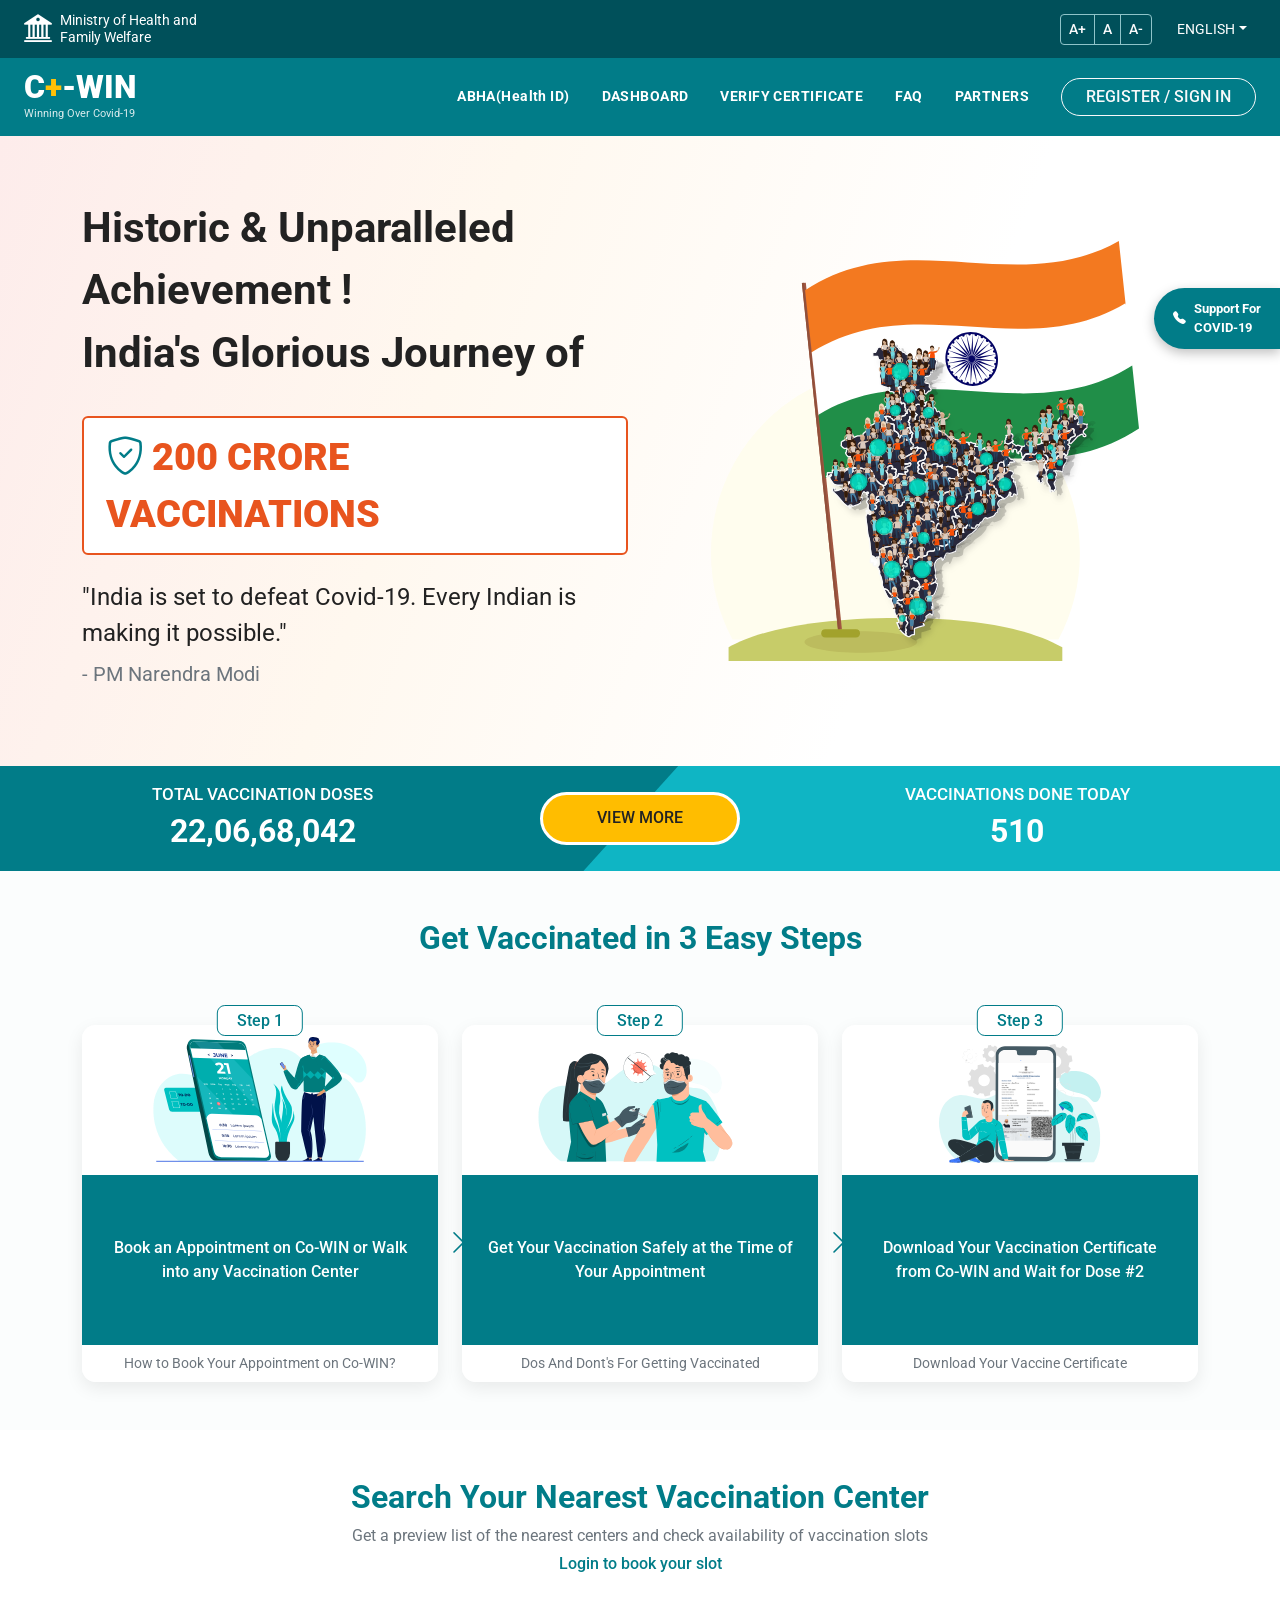
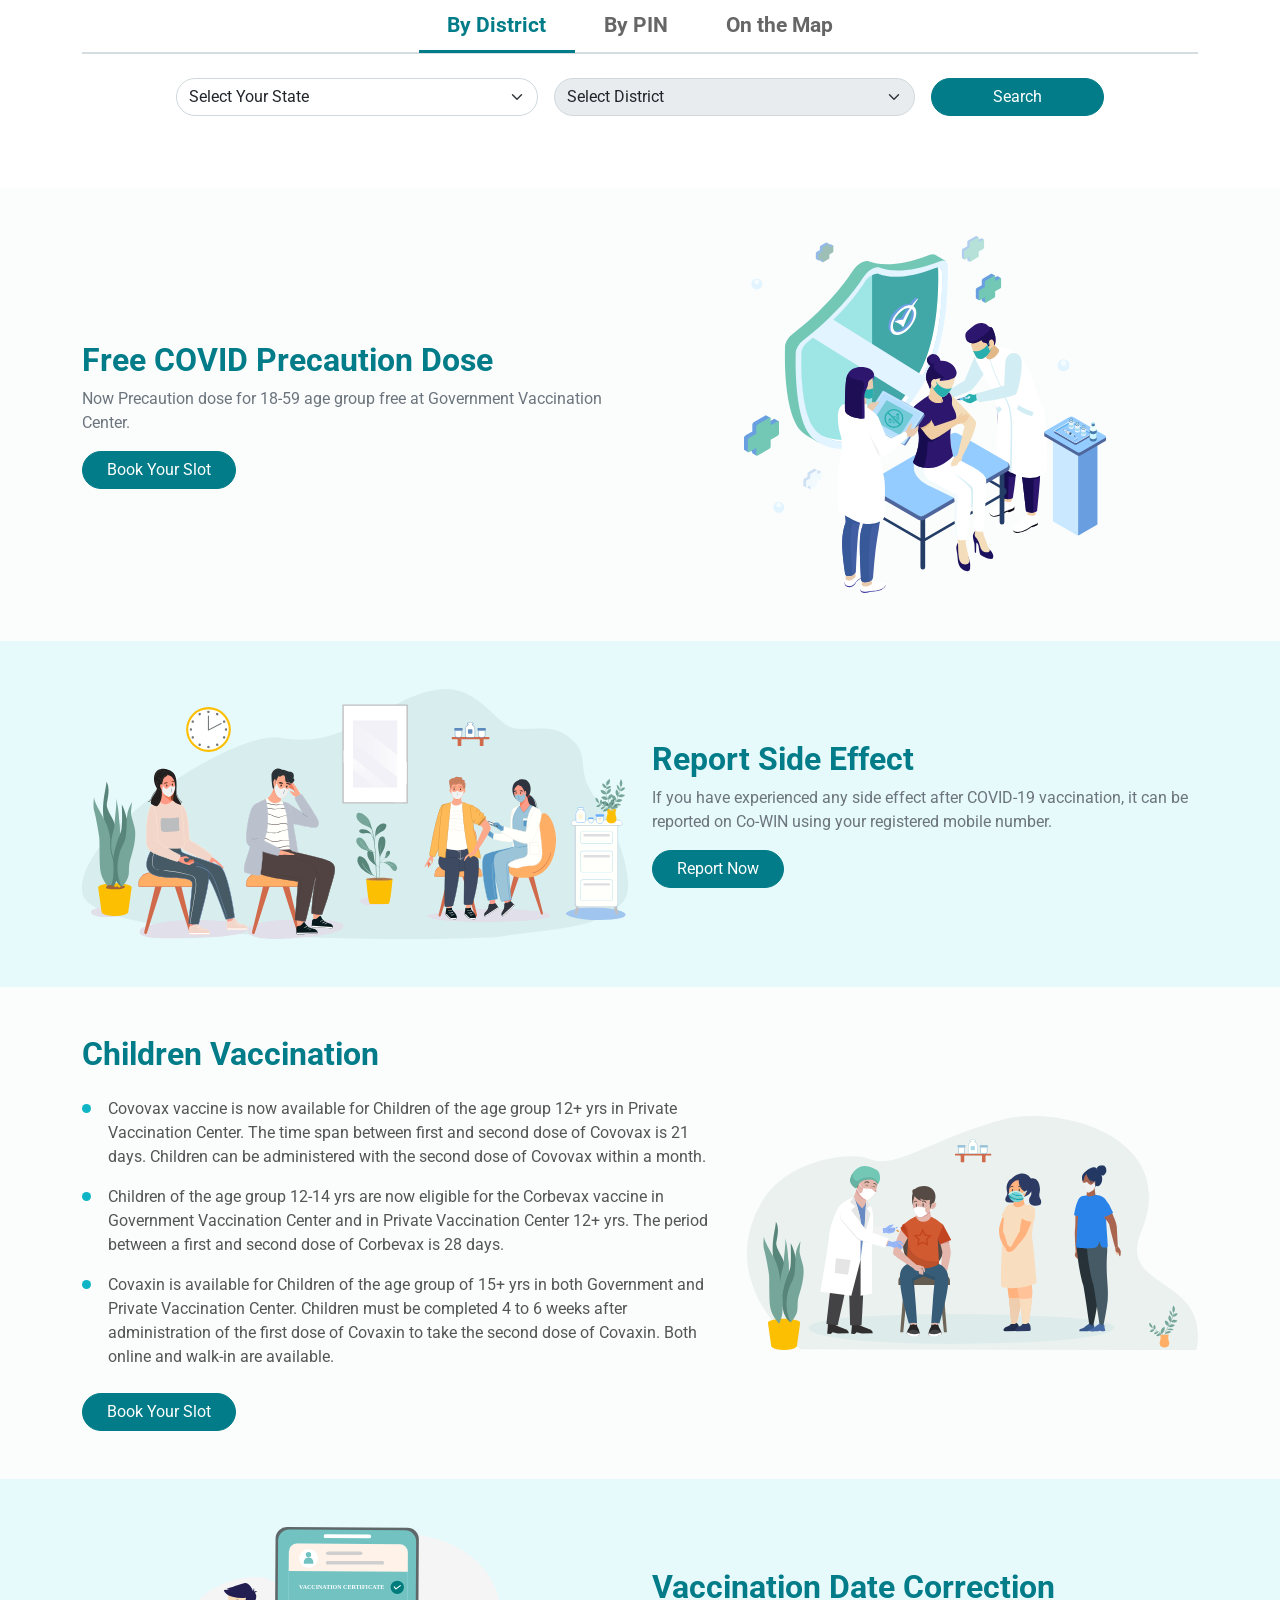
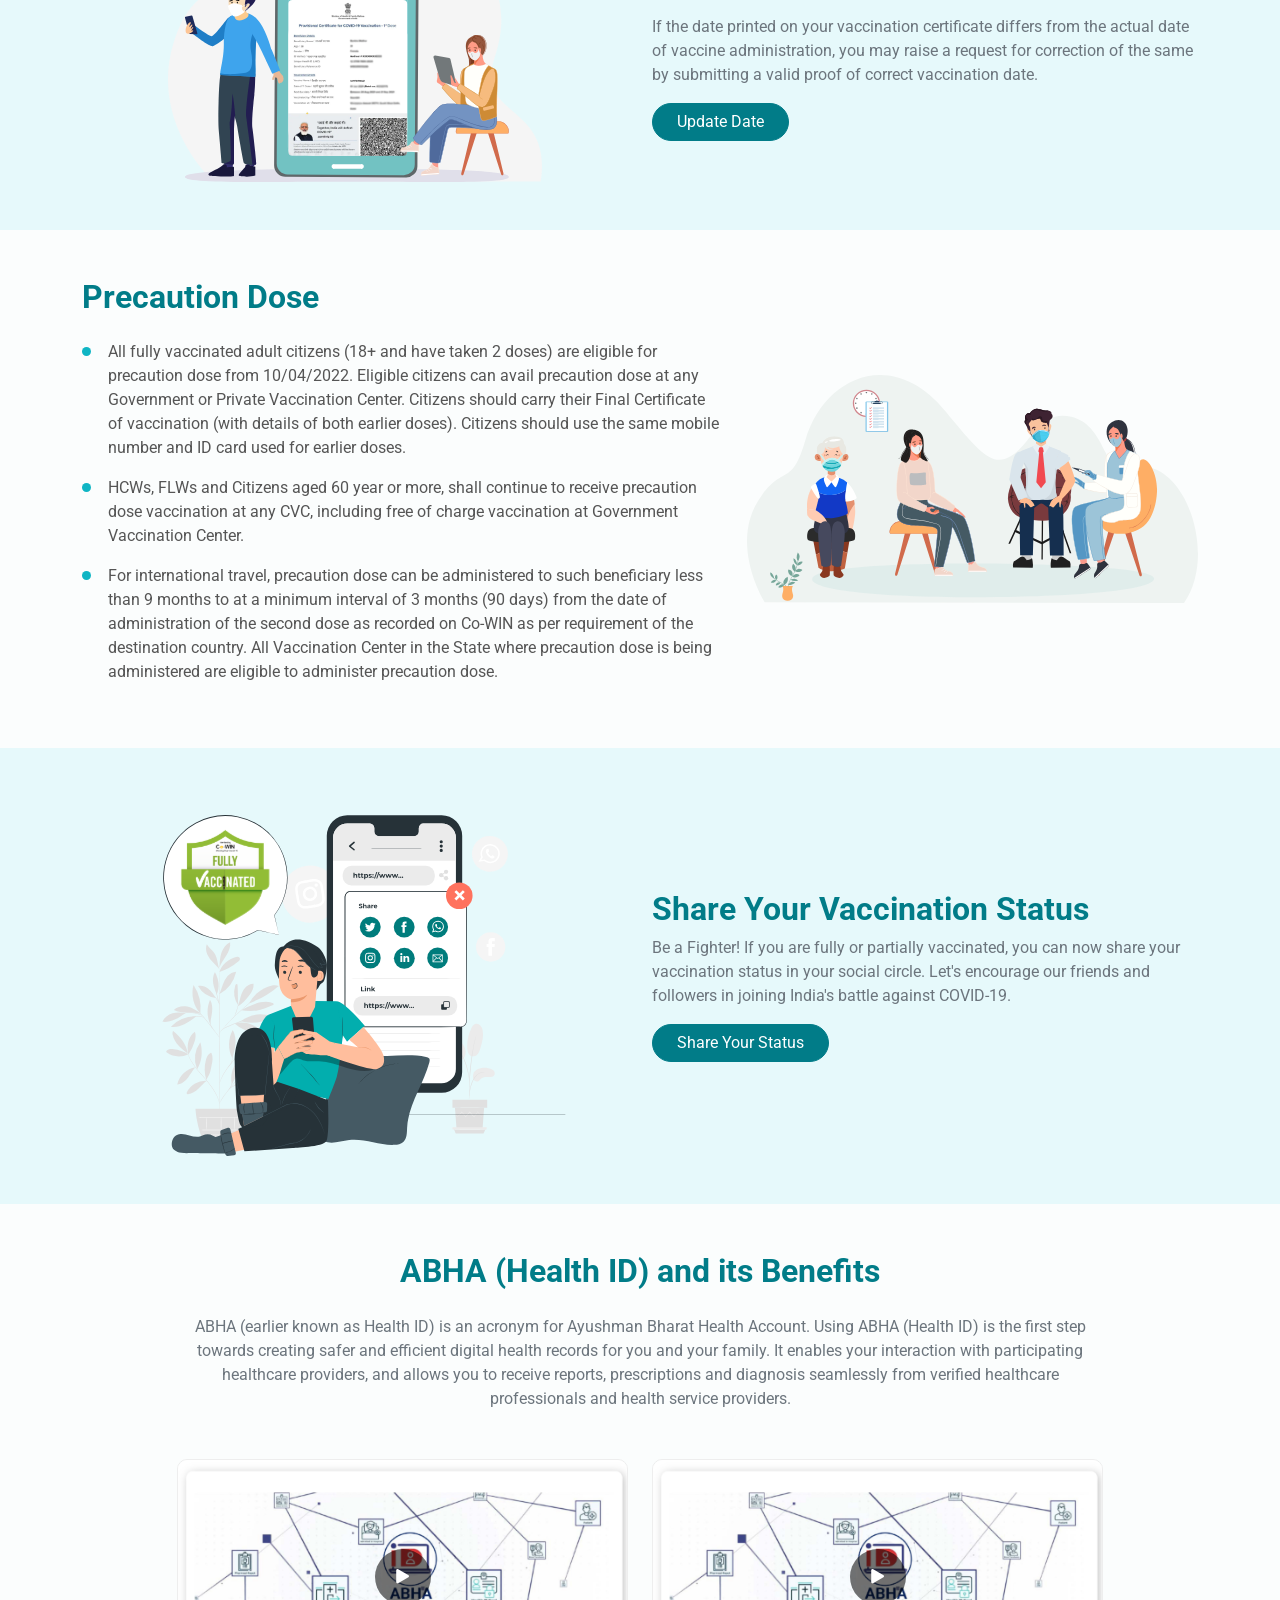
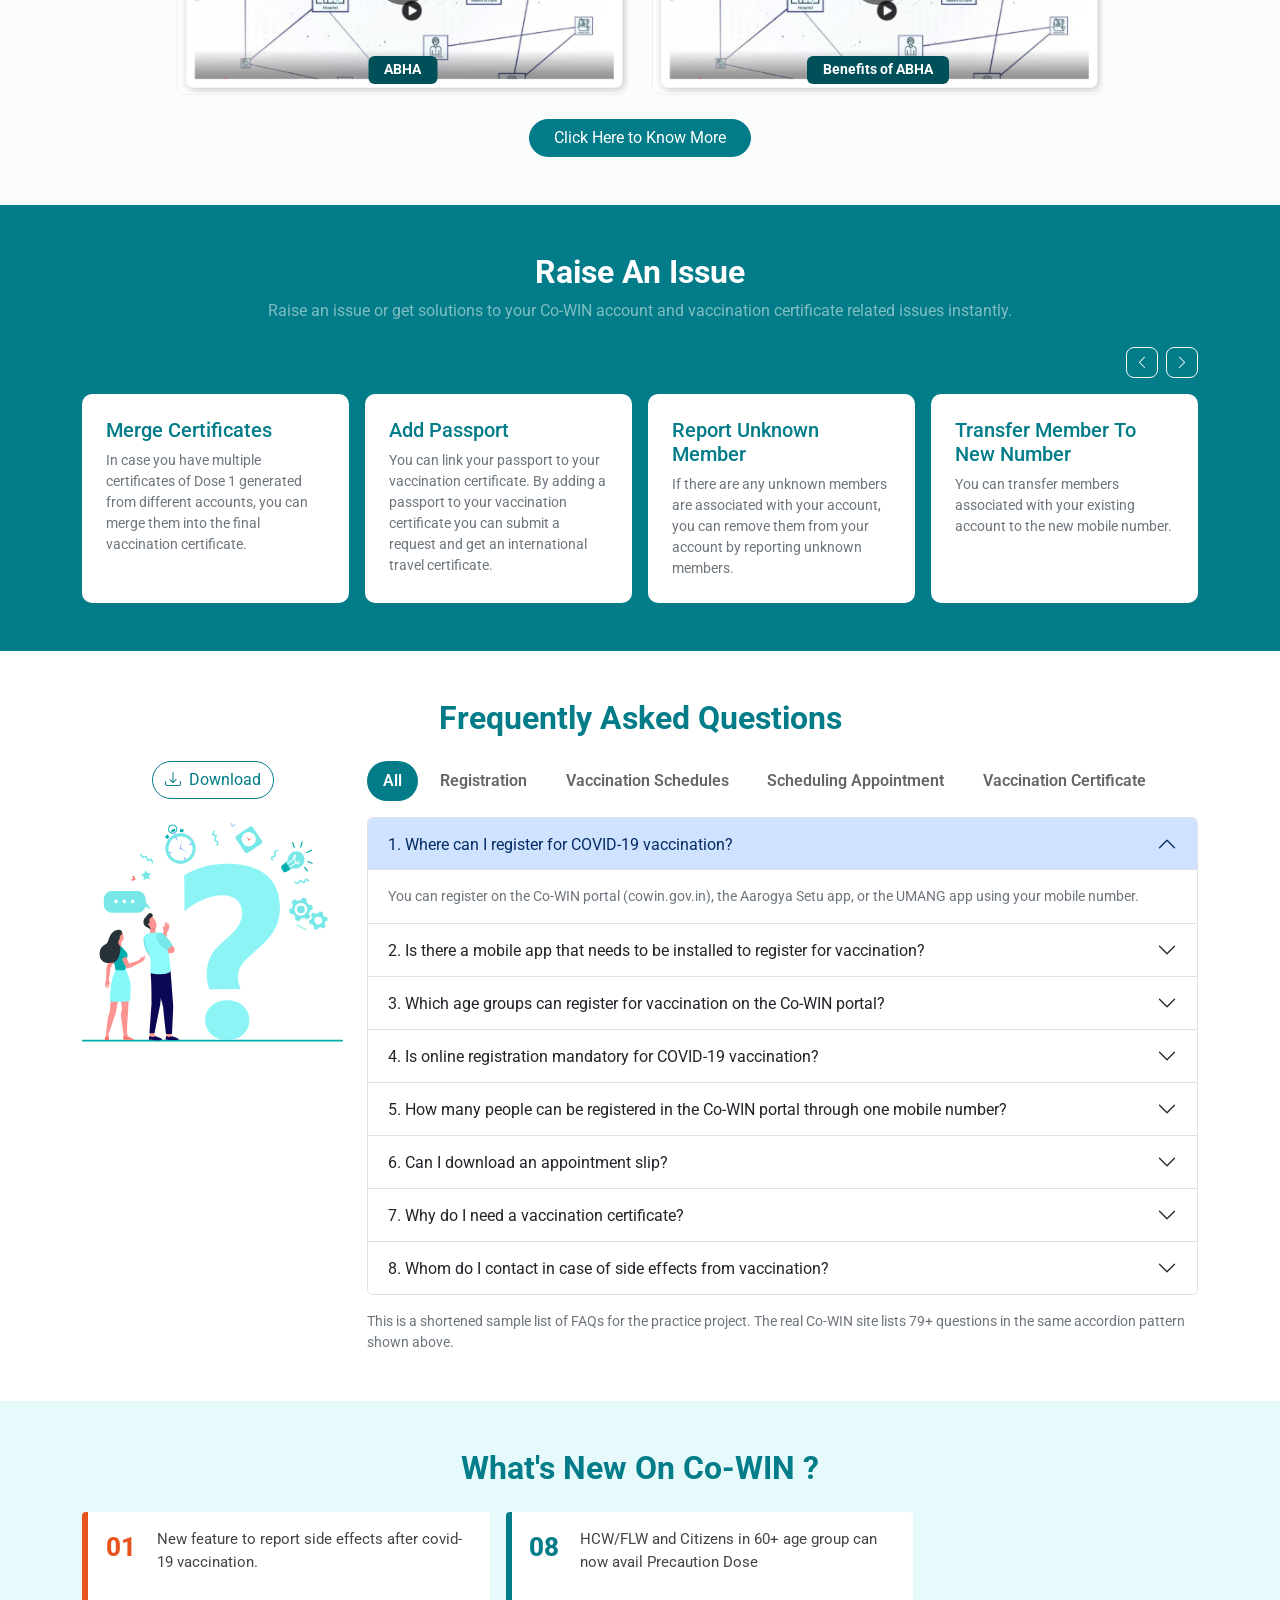
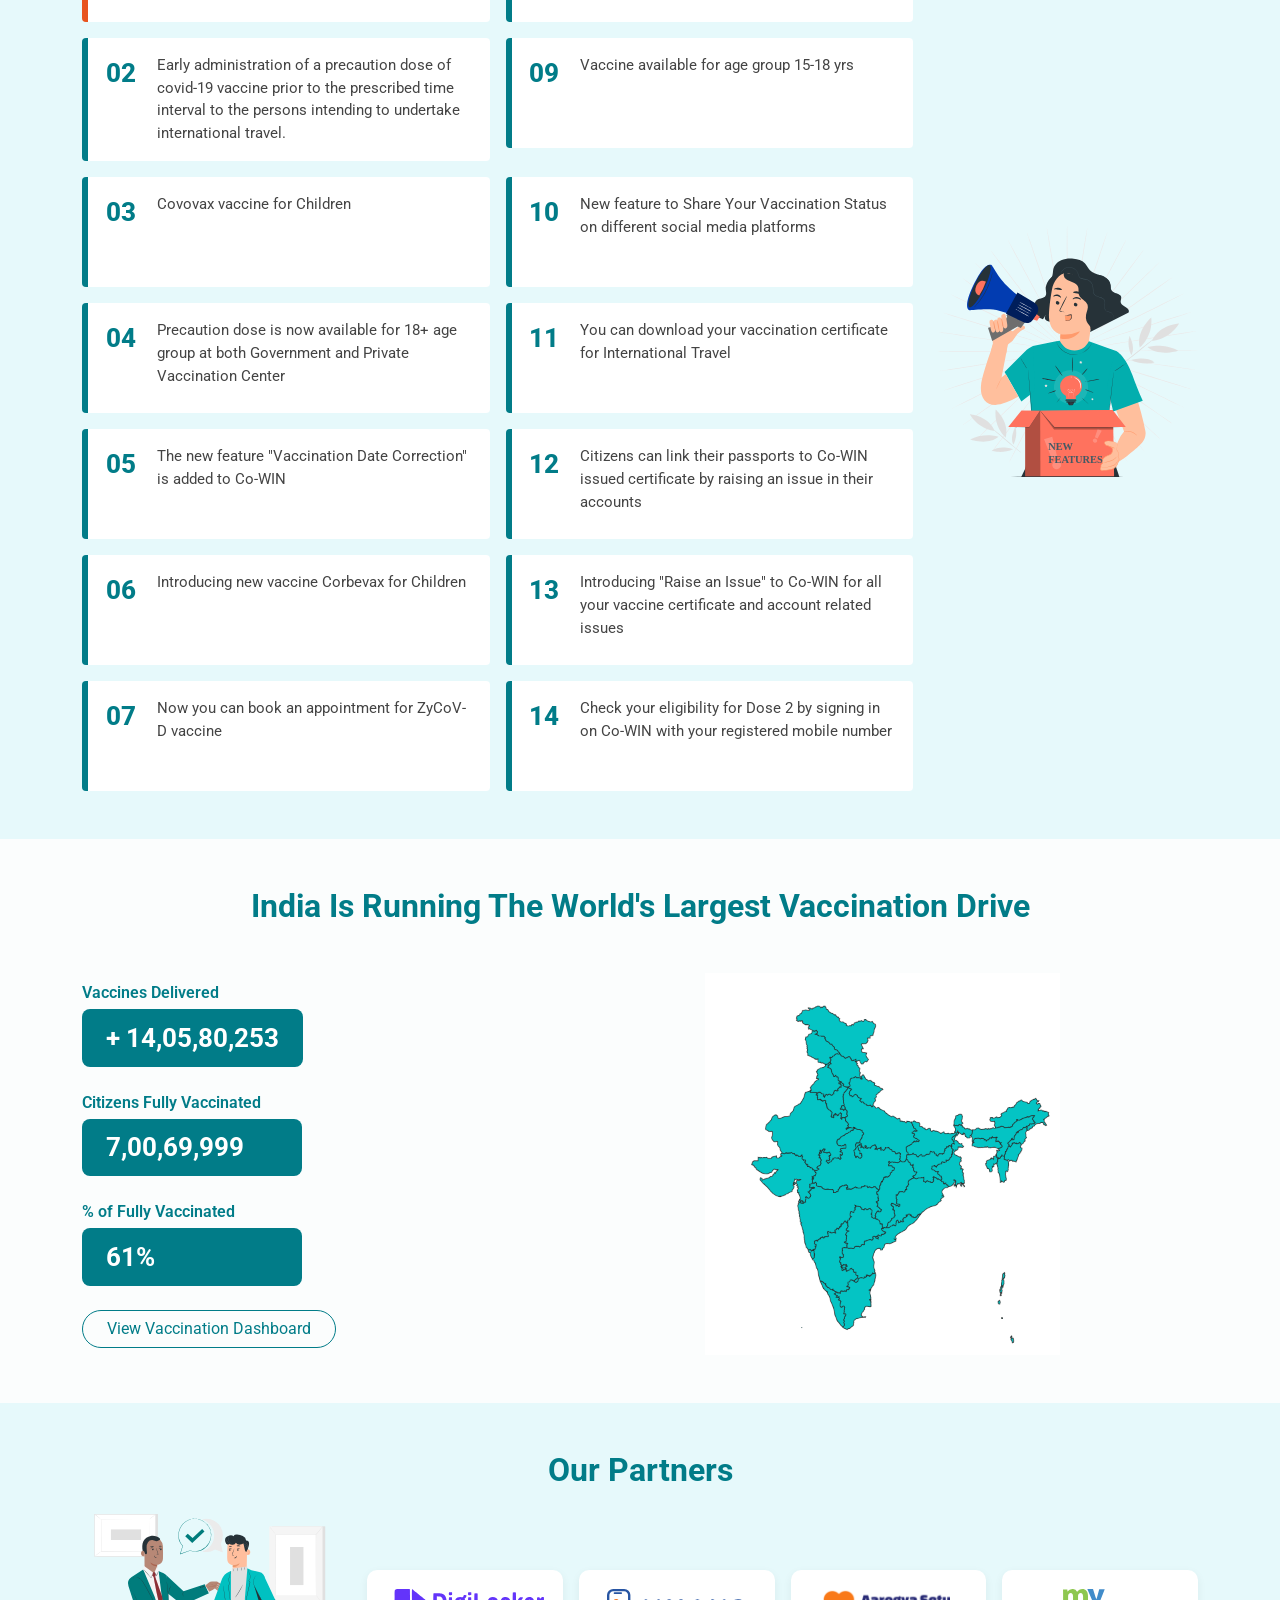
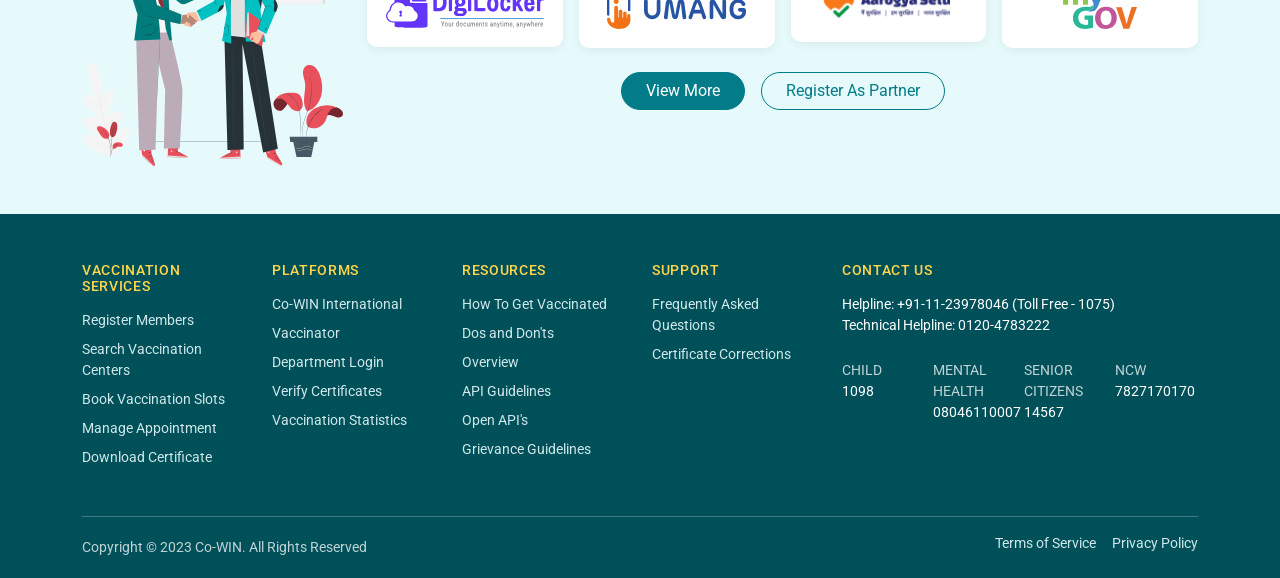
<file: index.html>
<!DOCTYPE html>
<html lang="en">
<head>
  <meta charset="UTF-8">
  <meta name="viewport" content="width=device-width, initial-scale=1">
  <title>CoWIN - Winning Over Covid-19</title>

  <link href="https://cdn.jsdelivr.net/npm/bootstrap@5.3.0/dist/css/bootstrap.min.css" rel="stylesheet">
  <link href="https://cdn.jsdelivr.net/npm/bootstrap-icons@1.11.3/font/bootstrap-icons.css" rel="stylesheet">
  <link href="https://fonts.googleapis.com/css2?family=Roboto:wght@300;400;500;700;900&display=swap" rel="stylesheet">
  <link href="css/style.css" rel="stylesheet">
</head>
<body>

<!-- 1. TOP BAR -->
<div class="topbar py-2">
  <div class="container-fluid px-3 px-lg-4 d-flex justify-content-between align-items-center">
    <div class="d-flex align-items-center gap-2">
      <i class="bi bi-bank2 fs-3"></i>
      <small class="lh-sm">Ministry of Health and<br>Family Welfare</small>
    </div>
    <div class="d-flex align-items-center gap-3">
      <div class="btn-group btn-group-sm" role="group" aria-label="Font size">
        <button type="button" class="btn btn-outline-light" id="fontUp">A+</button>
        <button type="button" class="btn btn-outline-light" id="fontReset">A</button>
        <button type="button" class="btn btn-outline-light" id="fontDown">A-</button>
      </div>
      <div class="dropdown">
        <button class="btn btn-sm text-white dropdown-toggle" data-bs-toggle="dropdown">ENGLISH</button>
        <ul class="dropdown-menu dropdown-menu-end">
          <li><a class="dropdown-item active" href="#">English</a></li>
          <li><a class="dropdown-item" href="#">हिन्दी</a></li>
          <li><a class="dropdown-item" href="#">മലയാളം</a></li>
          <li><a class="dropdown-item" href="#">தமிழ்</a></li>
        </ul>
      </div>
    </div>
  </div>
</div>

<!-- 2. NAVBAR -->
<nav class="navbar navbar-expand-lg navbar-dark cowin-nav sticky-top">
  <div class="container-fluid px-3 px-lg-4">
    <a class="navbar-brand" href="#">
      <span class="logo">C<span class="logo-dot">+</span>-WIN</span>
      <small class="d-block tagline">Winning Over Covid-19</small>
    </a>
    <button class="navbar-toggler" data-bs-toggle="collapse" data-bs-target="#mainNav">
      <span class="navbar-toggler-icon"></span>
    </button>
    <div class="collapse navbar-collapse" id="mainNav">
      <ul class="navbar-nav ms-auto align-items-lg-center gap-lg-3">
        <li class="nav-item"><a class="nav-link" href="#abha">ABHA(Health ID)</a></li>
        <li class="nav-item"><a class="nav-link" href="#dashboard">DASHBOARD</a></li>
        <li class="nav-item"><a class="nav-link" href="#">VERIFY CERTIFICATE</a></li>
        <li class="nav-item"><a class="nav-link" href="#faq">FAQ</a></li>
        <li class="nav-item"><a class="nav-link" href="#partners">PARTNERS</a></li>
        <li class="nav-item ms-lg-2 mt-2 mt-lg-0">
          <button class="btn btn-outline-light rounded-pill px-4 fw-medium"
                  data-bs-toggle="modal" data-bs-target="#loginModal">REGISTER / SIGN IN</button>
        </li>
      </ul>
    </div>
  </div>
</nav>

<!-- 3. HERO -->
<header class="hero">
  <div class="container">
    <div class="row align-items-center g-4 py-5">
      <div class="col-lg-6">
        <h1 class="hero-title">Historic &amp; Unparalleled Achievement !<br>India's Glorious Journey of</h1>
        <div class="hero-badge my-4">
          <i class="bi bi-shield-check me-2"></i>200 CRORE VACCINATIONS
        </div>
        <p class="fs-4 mb-2">"India is set to defeat Covid-19. Every Indian is making it possible."</p>
        <p class="fs-5 text-secondary">- PM Narendra Modi</p>
      </div>
      <div class="col-lg-6 text-center">
        <img src="images/india-mapu.svg" class="img-fluid hero-img" alt="India map with flag">
      </div>
    </div>
  </div>
</header>

<section class="stats">
  <div class="container">
    <div class="row text-center text-white align-items-center py-3 g-3">

      <div class="col-md-4">
        <div class="stat-label">TOTAL VACCINATION DOSES</div>
        <div class="stat-value" data-count="220668042">0</div>
      </div>

      <div class="col-md-4">
        <a href="#dashboard"
           class="btn btn-warning rounded-pill px-5 fw-medium">
          VIEW MORE
        </a>
      </div>

      <div class="col-md-4">
        <div class="stat-label">VACCINATIONS DONE TODAY</div>
        <div class="stat-value" data-count="510">0</div>
      </div>

    </div>
  </div>
</section>

<!-- 5. 3 EASY STEPS -->
<section class="py-5">
  <div class="container">
    <h2 class="section-title text-center mb-5">Get Vaccinated in 3 Easy Steps</h2>
    <div class="row g-4 justify-content-center align-items-stretch">
      <div class="col-md-6 col-lg-4 step-wrap">
        <span class="step-tag">Step 1</span>
        <div class="card step-card h-100">
          <div class="step-top"><img src="images/Step_1.svg" alt="Book appointment" class="img-fluid step-img"></div>
          <div class="step-body">Book an Appointment on Co-WIN or Walk into any Vaccination Center</div>
          <div class="card-footer bg-white text-center border-0 small text-secondary">
            <a href="#" class="text-decoration-none text-secondary">How to Book Your Appointment on Co-WIN?</a>
          </div>
        </div>
        <i class="bi bi-chevron-right step-arrow d-none d-lg-block"></i>
      </div>
      <div class="col-md-6 col-lg-4 step-wrap">
        <span class="step-tag">Step 2</span>
        <div class="card step-card h-100">
          <div class="step-top"><img src="images/Step_2.svg" alt="Get vaccinated" class="img-fluid step-img"></div>
          <div class="step-body">Get Your Vaccination Safely at the Time of Your Appointment</div>
          <div class="card-footer bg-white text-center border-0 small text-secondary">
            <a href="#" class="text-decoration-none text-secondary">Dos And Dont's For Getting Vaccinated</a>
          </div>
        </div>
        <i class="bi bi-chevron-right step-arrow d-none d-lg-block"></i>
      </div>
      <div class="col-md-6 col-lg-4 step-wrap">
        <span class="step-tag">Step 3</span>
        <div class="card step-card h-100">
          <div class="step-top"><img src="images/Step_3.svg" alt="Download certificate" class="img-fluid step-img"></div>
          <div class="step-body">Download Your Vaccination Certificate from Co-WIN and Wait for Dose #2</div>
          <div class="card-footer bg-white text-center border-0 small text-secondary">
            <a href="#" class="text-decoration-none text-secondary">Download Your Vaccine Certificate</a>
          </div>
        </div>
      </div>
    </div>
  </div>
</section>

<!-- 6. SEARCH NEAREST CENTER -->
<section class="py-5 bg-white" id="search">
  <div class="container">
    <h2 class="section-title text-center">Search Your Nearest Vaccination Center</h2>
    <p class="text-center text-secondary mb-1">Get a preview list of the nearest centers and check availability of vaccination slots</p>
    <p class="text-center mb-4"><a href="#" class="link-cowin fw-medium text-decoration-none" data-bs-toggle="modal" data-bs-target="#loginModal">Login to book your slot</a></p>

    <ul class="nav nav-tabs cowin-tabs justify-content-center mb-4" role="tablist">
      <li class="nav-item"><button class="nav-link active" data-bs-toggle="tab" data-bs-target="#tabDistrict" type="button">By District</button></li>
      <li class="nav-item"><button class="nav-link" data-bs-toggle="tab" data-bs-target="#tabPin" type="button">By PIN</button></li>
      <li class="nav-item"><button class="nav-link" data-bs-toggle="tab" data-bs-target="#tabMap" type="button">On the Map</button></li>
    </ul>

    <div class="tab-content">
      <div class="tab-pane fade show active" id="tabDistrict">
        <div class="row g-3 justify-content-center">
          <div class="col-md-4">
            <select class="form-select rounded-pill" id="stateSelect">
              <option value="" selected>Select Your State</option>
              <option>Kerala</option><option>Tamil Nadu</option><option>Karnataka</option>
              <option>Maharashtra</option><option>Delhi</option>
            </select>
          </div>
          <div class="col-md-4">
            <select class="form-select rounded-pill" id="districtSelect" disabled>
              <option value="" selected>Select District</option>
            </select>
          </div>
          <div class="col-md-2 d-grid">
            <button class="btn btn-cowin rounded-pill" id="districtSearch">Search</button>
          </div>
        </div>
      </div>

      <div class="tab-pane fade" id="tabPin">
        <div class="row g-3 justify-content-center">
          <div class="col-md-6">
            <div class="input-group">
              <input type="text" class="form-control rounded-start-pill" id="pinInput" placeholder="Enter your PIN" maxlength="6">
              <button class="btn btn-cowin rounded-end-pill" id="pinSearch">Search</button>
            </div>
          </div>
        </div>
      </div>

      <div class="tab-pane fade" id="tabMap">
        <div class="input-group input-group-lg mb-3 mx-auto map-search">
          <input type="text" class="form-control rounded-start-pill" placeholder="Search Nearest Location">
          <button class="btn btn-outline-secondary rounded-end-pill"><i class="bi bi-search"></i></button>
        </div>
        <div class="map-box position-relative">
          <iframe src="https://www.google.com/maps?q=India&z=4&output=embed" width="100%" height="100%"
                  style="border:0;" allowfullscreen loading="lazy" title="India map"></iframe>
        </div>
      </div>
    </div>

    <div id="resultsBox" class="mt-4 mx-auto" style="max-width:720px;"></div>
  </div>
</section>

<!-- 7. FREE PRECAUTION DOSE -->
<section class="py-5">
  <div class="container">
    <div class="row align-items-center g-4">
      <div class="col-md-6">
        <h2 class="section-title">Free COVID Precaution Dose</h2>
        <p class="text-secondary">Now Precaution dose for 18-59 age group free at Government Vaccination Center.</p>
        <button class="btn btn-cowin rounded-pill px-4" data-bs-toggle="modal" data-bs-target="#loginModal">Book Your Slot</button>
      </div>
      <div class="col-md-6 text-center">
        <img src="images/free_covid_precaution_dose.svg" alt="Free precaution dose" class="img-fluid section-img">
      </div>
    </div>
  </div>
</section>

<!-- 8. REPORT SIDE EFFECT -->
<section class="py-5 tinted">
  <div class="container">
    <div class="row align-items-center g-4">
      <div class="col-md-6 text-center order-2 order-md-1">
        <img src="images/reports-aefi.svg" alt="Report side effect" class="img-fluid section-img">
      </div>
      <div class="col-md-6 order-1 order-md-2">
        <h2 class="section-title">Report Side Effect</h2>
        <p class="text-secondary">If you have experienced any side effect after COVID-19 vaccination, it can be reported on Co-WIN using your registered mobile number.</p>
        <button class="btn btn-cowin rounded-pill px-4" id="reportBtn">Report Now</button>
      </div>
    </div>
  </div>
</section>

<!-- 9. CHILDREN VACCINATION -->
<section class="py-5">
  <div class="container">
    <div class="row align-items-center g-4">
      <div class="col-md-7">
        <h2 class="section-title mb-4">Children Vaccination</h2>
        <ul class="dot-list">
          <li>Covovax vaccine is now available for Children of the age group 12+ yrs in Private Vaccination Center. The time span between first and second dose of Covovax is 21 days. Children can be administered with the second dose of Covovax within a month.</li>
          <li>Children of the age group 12-14 yrs are now eligible for the Corbevax vaccine in Government Vaccination Center and in Private Vaccination Center 12+ yrs. The period between a first and second dose of Corbevax is 28 days.</li>
          <li>Covaxin is available for Children of the age group of 15+ yrs in both Government and Private Vaccination Center. Children must be completed 4 to 6 weeks after administration of the first dose of Covaxin to take the second dose of Covaxin. Both online and walk-in are available.</li>
        </ul>
        <button class="btn btn-cowin rounded-pill px-4 mt-2" data-bs-toggle="modal" data-bs-target="#loginModal">Book Your Slot</button>
      </div>
      <div class="col-md-5 text-center">
        <img src="images/Children_Vaccination.svg" alt="Children vaccination" class="img-fluid section-img">
      </div>
    </div>
  </div>
</section>

<!-- 10. VACCINATION DATE CORRECTION -->
<section class="py-5 tinted">
  <div class="container">
    <div class="row align-items-center g-4">
      <div class="col-md-6 text-center order-2 order-md-1">
        <img src="images/Date_Correction.svg" alt="Vaccination date correction" class="img-fluid section-img">
      </div>
      <div class="col-md-6 order-1 order-md-2">
        <h2 class="section-title">Vaccination Date Correction</h2>
        <p class="text-secondary">If the date printed on your vaccination certificate differs from the actual date of vaccine administration, you may raise a request for correction of the same by submitting a valid proof of correct vaccination date.</p>
        <button class="btn btn-cowin rounded-pill px-4">Update Date</button>
      </div>
    </div>
  </div>
</section>

<!-- 11. PRECAUTION DOSE (details) -->
<section class="py-5">
  <div class="container">
    <div class="row align-items-center g-4">
      <div class="col-md-7">
        <h2 class="section-title mb-4">Precaution Dose</h2>
        <ul class="dot-list">
          <li>All fully vaccinated adult citizens (18+ and have taken 2 doses) are eligible for precaution dose from 10/04/2022. Eligible citizens can avail precaution dose at any Government or Private Vaccination Center. Citizens should carry their Final Certificate of vaccination (with details of both earlier doses). Citizens should use the same mobile number and ID card used for earlier doses.</li>
          <li>HCWs, FLWs and Citizens aged 60 year or more, shall continue to receive precaution dose vaccination at any CVC, including free of charge vaccination at Government Vaccination Center.</li>
          <li>For international travel, precaution dose can be administered to such beneficiary less than 9 months to at a minimum interval of 3 months (90 days) from the date of administration of the second dose as recorded on Co-WIN as per requirement of the destination country. All Vaccination Center in the State where precaution dose is being administered are eligible to administer precaution dose.</li>
        </ul>
      </div>
      <div class="col-md-5 text-center">
        <img src="images/Precaution_dosu.svg" alt="Precaution dose" class="img-fluid section-img">
      </div>
    </div>
  </div>
</section>

<!-- 12. SHARE VACCINATION STATUS -->
<section class="py-5 tinted">
  <div class="container">
    <div class="row align-items-center g-4">
      <div class="col-md-6 text-center order-2 order-md-1">
        <img src="images/share_illustration.svg" alt="Share vaccination status" class="img-fluid section-img">
      </div>
      <div class="col-md-6 order-1 order-md-2">
        <h2 class="section-title">Share Your Vaccination Status</h2>
        <p class="text-secondary">Be a Fighter! If you are fully or partially vaccinated, you can now share your vaccination status in your social circle. Let's encourage our friends and followers in joining India's battle against COVID-19.</p>
        <button class="btn btn-cowin rounded-pill px-4">Share Your Status</button>
      </div>
    </div>
  </div>
</section>

<!-- 13. ABHA -->
<section class="py-5" id="abha">
  <div class="container text-center">
    <h2 class="section-title mb-4">ABHA (Health ID) and its Benefits</h2>
    <p class="text-secondary mx-auto mb-5" style="max-width:900px;">
      ABHA (earlier known as Health ID) is an acronym for Ayushman Bharat Health Account. Using ABHA (Health ID) is the first step towards creating safer and efficient digital health records for you and your family.
      It enables your interaction with participating healthcare providers, and allows you to receive reports, prescriptions and diagnosis seamlessly from verified healthcare professionals and health service providers.
    </p>
    <div class="row g-4 justify-content-center mb-4">
      <div class="col-md-6 col-lg-5">
        <a href="https://youtu.be/GV3cR7AwTL0" target="_blank" rel="noopener" class="video-card d-block position-relative">
          <img src="images/abha1.png" alt="ABHA video" class="img-fluid rounded">
          <span class="play-btn"><i class="bi bi-play-fill"></i></span>
          <span class="video-label">ABHA</span>
        </a>
      </div>
      <div class="col-md-6 col-lg-5">
        <a href="https://youtu.be/5ZvLR1DcNBo" target="_blank" rel="noopener" class="video-card d-block position-relative">
          <img src="images/abha2.png" alt="Benefits of ABHA video" class="img-fluid rounded">
          <span class="play-btn"><i class="bi bi-play-fill"></i></span>
          <span class="video-label">Benefits of ABHA</span>
        </a>
      </div>
    </div>
    <button class="btn btn-cowin rounded-pill px-4">Click Here to Know More</button>
  </div>
</section>

<!-- 14. RAISE AN ISSUE -->
<section class="py-5 raise-issue">
  <div class="container">
    <h2 class="section-title text-center text-white mb-2">Raise An Issue</h2>
    <p class="text-center text-white-50 mb-4">Raise an issue or get solutions to your Co-WIN account and vaccination certificate related issues instantly.</p>
    <div class="d-flex justify-content-end gap-2 mb-3">
      <button class="btn btn-outline-light btn-sm rounded-3" id="issuePrev"><i class="bi bi-chevron-left"></i></button>
      <button class="btn btn-outline-light btn-sm rounded-3" id="issueNext"><i class="bi bi-chevron-right"></i></button>
    </div>
    <div class="row g-3" id="issueTrack">
      <div class="col-md-6 col-lg-3">
        <div class="issue-card h-100">
          <h5 class="link-cowin">Merge Certificates</h5>
          <p class="small text-secondary mb-0">In case you have multiple certificates of Dose 1 generated from different accounts, you can merge them into the final vaccination certificate.</p>
        </div>
      </div>
      <div class="col-md-6 col-lg-3">
        <div class="issue-card h-100">
          <h5 class="link-cowin">Add Passport</h5>
          <p class="small text-secondary mb-0">You can link your passport to your vaccination certificate. By adding a passport to your vaccination certificate you can submit a request and get an international travel certificate.</p>
        </div>
      </div>
      <div class="col-md-6 col-lg-3">
        <div class="issue-card h-100">
          <h5 class="link-cowin">Report Unknown Member</h5>
          <p class="small text-secondary mb-0">If there are any unknown members are associated with your account, you can remove them from your account by reporting unknown members.</p>
        </div>
      </div>
      <div class="col-md-6 col-lg-3">
        <div class="issue-card h-100">
          <h5 class="link-cowin">Transfer Member To New Number</h5>
          <p class="small text-secondary mb-0">You can transfer members associated with your existing account to the new mobile number.</p>
        </div>
      </div>
    </div>
  </div>
</section>

<!-- 15. FAQ -->
<section class="py-5 bg-white" id="faq">
  <div class="container">
    <h2 class="section-title text-center mb-4">Frequently Asked Questions</h2>

    <div class="row g-4">
      <div class="col-lg-3 text-center">
        <button class="btn btn-outline-cowin rounded-pill mb-4"><i class="bi bi-download me-1"></i> Download</button>
        <img src="images/faq_Section.svg" alt="FAQ" class="img-fluid">
      </div>

      <div class="col-lg-9">
        <ul class="nav nav-pills cowin-pills mb-3 flex-nowrap overflow-auto" role="tablist">
          <li class="nav-item"><button class="nav-link active" data-bs-toggle="pill" data-bs-target="#faqAll">All</button></li>
          <li class="nav-item"><button class="nav-link" data-bs-toggle="pill" data-bs-target="#faqAll">Registration</button></li>
          <li class="nav-item"><button class="nav-link" data-bs-toggle="pill" data-bs-target="#faqAll">Vaccination Schedules</button></li>
          <li class="nav-item"><button class="nav-link" data-bs-toggle="pill" data-bs-target="#faqAll">Scheduling Appointment</button></li>
          <li class="nav-item"><button class="nav-link" data-bs-toggle="pill" data-bs-target="#faqAll">Vaccination Certificate</button></li>
        </ul>

        <div class="tab-content">
          <div class="tab-pane fade show active" id="faqAll">
            <div class="accordion" id="faqAccordion">

              <div class="accordion-item">
                <h2 class="accordion-header"><button class="accordion-button" data-bs-toggle="collapse" data-bs-target="#q1">1. Where can I register for COVID-19 vaccination?</button></h2>
                <div id="q1" class="accordion-collapse collapse show" data-bs-parent="#faqAccordion">
                  <div class="accordion-body small text-secondary">You can register on the Co-WIN portal (cowin.gov.in), the Aarogya Setu app, or the UMANG app using your mobile number.</div>
                </div>
              </div>

              <div class="accordion-item">
                <h2 class="accordion-header"><button class="accordion-button collapsed" data-bs-toggle="collapse" data-bs-target="#q2">2. Is there a mobile app that needs to be installed to register for vaccination?</button></h2>
                <div id="q2" class="accordion-collapse collapse" data-bs-parent="#faqAccordion">
                  <div class="accordion-body small text-secondary">No separate app is mandatory. You can register through the Co-WIN website, or optionally through Aarogya Setu or UMANG.</div>
                </div>
              </div>

              <div class="accordion-item">
                <h2 class="accordion-header"><button class="accordion-button collapsed" data-bs-toggle="collapse" data-bs-target="#q3">3. Which age groups can register for vaccination on the Co-WIN portal?</button></h2>
                <div id="q3" class="accordion-collapse collapse" data-bs-parent="#faqAccordion">
                  <div class="accordion-body small text-secondary">Currently, citizens aged 5 years and above can register for vaccination, subject to the vaccine approved for that age group.</div>
                </div>
              </div>

              <div class="accordion-item">
                <h2 class="accordion-header"><button class="accordion-button collapsed" data-bs-toggle="collapse" data-bs-target="#q4">4. Is online registration mandatory for COVID-19 vaccination?</button></h2>
                <div id="q4" class="accordion-collapse collapse" data-bs-parent="#faqAccordion">
                  <div class="accordion-body small text-secondary">No, on-site walk-in registration is also available at most vaccination centers.</div>
                </div>
              </div>

              <div class="accordion-item">
                <h2 class="accordion-header"><button class="accordion-button collapsed" data-bs-toggle="collapse" data-bs-target="#q5">5. How many people can be registered in the Co-WIN portal through one mobile number?</button></h2>
                <div id="q5" class="accordion-collapse collapse" data-bs-parent="#faqAccordion">
                  <div class="accordion-body small text-secondary">Up to six members can be registered using a single mobile number.</div>
                </div>
              </div>

              <div class="accordion-item">
                <h2 class="accordion-header"><button class="accordion-button collapsed" data-bs-toggle="collapse" data-bs-target="#q6">6. Can I download an appointment slip?</button></h2>
                <div id="q6" class="accordion-collapse collapse" data-bs-parent="#faqAccordion">
                  <div class="accordion-body small text-secondary">Yes, once your appointment is booked you can download the appointment slip from your Co-WIN account.</div>
                </div>
              </div>

              <div class="accordion-item">
                <h2 class="accordion-header"><button class="accordion-button collapsed" data-bs-toggle="collapse" data-bs-target="#q7">7. Why do I need a vaccination certificate?</button></h2>
                <div id="q7" class="accordion-collapse collapse" data-bs-parent="#faqAccordion">
                  <div class="accordion-body small text-secondary">The vaccination certificate is proof of your vaccination status and may be required for travel, work, or entry to certain venues.</div>
                </div>
              </div>

              <div class="accordion-item">
                <h2 class="accordion-header"><button class="accordion-button collapsed" data-bs-toggle="collapse" data-bs-target="#q8">8. Whom do I contact in case of side effects from vaccination?</button></h2>
                <div id="q8" class="accordion-collapse collapse" data-bs-parent="#faqAccordion">
                  <div class="accordion-body small text-secondary">You can report side effects directly on Co-WIN using your registered mobile number, or contact your vaccination center.</div>
                </div>
              </div>

            </div>
            <p class="small text-secondary mt-3 mb-0">This is a shortened sample list of FAQs for the practice project. The real Co-WIN site lists 79+ questions in the same accordion pattern shown above.</p>
          </div>
        </div>
      </div>
    </div>
  </div>
</section>

<!-- 16. WHAT'S NEW -->
<section class="py-5 tinted">
  <div class="container">
    <h2 class="section-title text-center mb-4">What's New On Co-WIN ?</h2>
    <div class="row g-4 align-items-center">
      <div class="col-lg-9">
        <div class="row g-3" id="whatsNewGrid">

          <div class="col-md-6">
            <div class="news-card news-card-orange">
              <span class="news-num">01</span>
              <div class="news-text">New feature to report side effects after covid-19 vaccination.</div>
            </div>
          </div>
          <div class="col-md-6">
            <div class="news-card">
              <span class="news-num">08</span>
              <div class="news-text">HCW/FLW and Citizens in 60+ age group can now avail Precaution Dose</div>
            </div>
          </div>

          <div class="col-md-6">
            <div class="news-card">
              <span class="news-num">02</span>
              <div class="news-text">Early administration of a precaution dose of covid-19 vaccine prior to the prescribed time interval to the persons intending to undertake international travel.</div>
            </div>
          </div>
          <div class="col-md-6">
            <div class="news-card">
              <span class="news-num">09</span>
              <div class="news-text">Vaccine available for age group 15-18 yrs</div>
            </div>
          </div>

          <div class="col-md-6">
            <div class="news-card">
              <span class="news-num">03</span>
              <div class="news-text">Covovax vaccine for Children</div>
            </div>
          </div>
          <div class="col-md-6">
            <div class="news-card">
              <span class="news-num">10</span>
              <div class="news-text">New feature to Share Your Vaccination Status on different social media platforms</div>
            </div>
          </div>

          <div class="col-md-6">
            <div class="news-card">
              <span class="news-num">04</span>
              <div class="news-text">Precaution dose is now available for 18+ age group at both Government and Private Vaccination Center</div>
            </div>
          </div>
          <div class="col-md-6">
            <div class="news-card">
              <span class="news-num">11</span>
              <div class="news-text">You can download your vaccination certificate for International Travel</div>
            </div>
          </div>

          <div class="col-md-6">
            <div class="news-card">
              <span class="news-num">05</span>
              <div class="news-text">The new feature "Vaccination Date Correction" is added to Co-WIN</div>
            </div>
          </div>
          <div class="col-md-6">
            <div class="news-card">
              <span class="news-num">12</span>
              <div class="news-text">Citizens can link their passports to Co-WIN issued certificate by raising an issue in their accounts</div>
            </div>
          </div>

          <div class="col-md-6">
            <div class="news-card">
              <span class="news-num">06</span>
              <div class="news-text">Introducing new vaccine Corbevax for Children</div>
            </div>
          </div>
          <div class="col-md-6">
            <div class="news-card">
              <span class="news-num">13</span>
              <div class="news-text">Introducing "Raise an Issue" to Co-WIN for all your vaccine certificate and account related issues</div>
            </div>
          </div>

          <div class="col-md-6">
            <div class="news-card">
              <span class="news-num">07</span>
              <div class="news-text">Now you can book an appointment for ZyCoV-D vaccine</div>
            </div>
          </div>
          <div class="col-md-6">
            <div class="news-card">
              <span class="news-num">14</span>
              <div class="news-text">Check your eligibility for Dose 2 by signing in on Co-WIN with your registered mobile number</div>
            </div>
          </div>

        </div>
      </div>
      <div class="col-lg-3 text-center d-none d-lg-block">
        <img src="images/what's_new_on_cowin.svg" alt="New Features" class="img-fluid">
      </div>
    </div>
  </div>
</section>

<!-- 17. DASHBOARD -->
<section class="py-5" id="dashboard">
  <div class="container">
    <h2 class="section-title text-center mb-5">India Is Running The World's Largest Vaccination Drive</h2>
    <div class="row align-items-center g-5">
      <div class="col-lg-5">
        <div class="mb-4">
          <div class="fw-semibold link-cowin mb-1">Vaccines Delivered</div>
          <div class="dash-box" data-count="220668042">+ 0</div>
        </div>
        <div class="mb-4">
          <div class="fw-semibold link-cowin mb-1">Citizens Fully Vaccinated</div>
          <div class="dash-box" data-count="110000000">0</div>
        </div>
        <div class="mb-4">
          <div class="fw-semibold link-cowin mb-1">% of Fully Vaccinated</div>
          <div class="dash-box" data-count="97" data-suffix="%">0%</div>
        </div>
        <a href="https://dashboard.cowin.gov.in" target="_blank" rel="noopener" class="btn btn-outline-cowin rounded-pill px-4">View Vaccination Dashboard</a>
      </div>
      <div class="col-lg-7 text-center">
        <img src="images/india-map.png" alt="India map" class="img-fluid" style="max-height:420px;">
      </div>
    </div>
  </div>
</section>

<!-- 18. PARTNERS -->
<section class="py-5 tinted" id="partners">
  <div class="container text-center">
    <h2 class="section-title mb-4">Our Partners</h2>
    <div class="row align-items-center g-4">
      <div class="col-lg-3">
        <img src="images/partners_pagu.svg" alt="Partners" class="img-fluid">
      </div>
      <div class="col-lg-9">
        <div class="row g-3 justify-content-center mb-4">
          <div class="col-6 col-md-3"><div class="partner-logo"><img src="images/digilocker_new_Logo.svg" alt="DigiLocker" class="img-fluid"></div></div>
          <div class="col-6 col-md-3"><div class="partner-logo"><img src="images/umang_new_logo.svg" alt="UMANG" class="img-fluid"></div></div>
          <div class="col-6 col-md-3"><div class="partner-logo"><img src="images/arogya_setu_logo1.svg" alt="Aarogya Setu" class="img-fluid"></div></div>
          <div class="col-6 col-md-3"><div class="partner-logo"><img src="images/my_gov_new_logo.svg" alt="MyGov" class="img-fluid"></div></div>
        </div>
        <div class="d-flex gap-3 justify-content-center flex-wrap">
          <button class="btn btn-cowin rounded-pill px-4">View More</button>
          <button class="btn btn-outline-cowin rounded-pill px-4">Register As Partner</button>
        </div>
      </div>
    </div>
  </div>
</section>

<!-- FOOTER -->
<footer class="cowin-footer text-white pt-5 pb-3">
  <div class="container">
    <div class="row g-4">
      <div class="col-6 col-md-3 col-lg-2">
        <h6 class="footer-heading">VACCINATION SERVICES</h6>
        <ul class="list-unstyled small">
          <li><a href="#" class="footer-link">Register Members</a></li>
          <li><a href="#" class="footer-link">Search Vaccination Centers</a></li>
          <li><a href="#" class="footer-link">Book Vaccination Slots</a></li>
          <li><a href="#" class="footer-link">Manage Appointment</a></li>
          <li><a href="#" class="footer-link">Download Certificate</a></li>
        </ul>
      </div>
      <div class="col-6 col-md-3 col-lg-2">
        <h6 class="footer-heading">PLATFORMS</h6>
        <ul class="list-unstyled small">
          <li><a href="#" class="footer-link">Co-WIN International</a></li>
          <li><a href="#" class="footer-link">Vaccinator</a></li>
          <li><a href="#" class="footer-link">Department Login</a></li>
          <li><a href="#" class="footer-link">Verify Certificates</a></li>
          <li><a href="#" class="footer-link">Vaccination Statistics</a></li>
        </ul>
      </div>
      <div class="col-6 col-md-3 col-lg-2">
        <h6 class="footer-heading">RESOURCES</h6>
        <ul class="list-unstyled small">
          <li><a href="#" class="footer-link">How To Get Vaccinated</a></li>
          <li><a href="#" class="footer-link">Dos and Don'ts</a></li>
          <li><a href="#" class="footer-link">Overview</a></li>
          <li><a href="#" class="footer-link">API Guidelines</a></li>
          <li><a href="#" class="footer-link">Open API's</a></li>
          <li><a href="#" class="footer-link">Grievance Guidelines</a></li>
        </ul>
      </div>
      <div class="col-6 col-md-3 col-lg-2">
        <h6 class="footer-heading">SUPPORT</h6>
        <ul class="list-unstyled small">
          <li><a href="#faq" class="footer-link">Frequently Asked Questions</a></li>
          <li><a href="#" class="footer-link">Certificate Corrections</a></li>
        </ul>
      </div>
      <div class="col-12 col-md-12 col-lg-4">
        <h6 class="footer-heading">CONTACT US</h6>
        <ul class="list-unstyled small">
          <li>Helpline: +91-11-23978046 (Toll Free - 1075)</li>
          <li>Technical Helpline: 0120-4783222</li>
        </ul>
        <div class="row small mt-2 g-2">
          <div class="col-3"><span class="opacity-75 d-block">CHILD</span>1098</div>
          <div class="col-3"><span class="opacity-75 d-block">MENTAL HEALTH</span>08046110007</div>
          <div class="col-3"><span class="opacity-75 d-block">SENIOR CITIZENS</span>14567</div>
          <div class="col-3"><span class="opacity-75 d-block">NCW</span>7827170170</div>
        </div>
      </div>
    </div>

    <hr class="border-light opacity-25 mt-4">
    <div class="d-flex flex-wrap justify-content-between align-items-center small">
      <span class="opacity-75">Copyright &copy; 2023 Co-WIN. All Rights Reserved</span>
      <span><a href="#" class="footer-link me-3">Terms of Service</a><a href="#" class="footer-link">Privacy Policy</a></span>
    </div>
  </div>
</footer>

<a href="tel:1075" class="support-btn" data-bs-toggle="popover" data-bs-trigger="hover focus"
   data-bs-placement="left" data-bs-title="Need help?" data-bs-content="Call the national helpline 1075.">
  <i class="bi bi-telephone-fill me-2"></i><span>Support For<br>COVID-19</span>
</a>
<button id="toTop" class="btn btn-dark d-none" aria-label="Back to top"><i class="bi bi-chevron-up"></i></button>

<!-- MODALS -->
<div class="modal fade" id="loginModal" tabindex="-1">
  <div class="modal-dialog modal-dialog-centered">
    <div class="modal-content">
      <div class="modal-header">
        <h5 class="modal-title">Register / Sign In</h5>
        <button class="btn-close" data-bs-dismiss="modal"></button>
      </div>
      <form class="needs-validation" id="loginForm" novalidate>
        <div class="modal-body">
          <div class="form-floating mb-3">
            <input type="tel" class="form-control" id="mobile" placeholder="Mobile" pattern="[0-9]{10}" required>
            <label for="mobile">Mobile number</label>
            <div class="invalid-feedback">Enter a valid 10-digit mobile number.</div>
          </div>
          <div class="form-check">
            <input class="form-check-input" type="checkbox" id="agree" required>
            <label class="form-check-label" for="agree">I agree to the terms and conditions</label>
            <div class="invalid-feedback">You must agree before continuing.</div>
          </div>
        </div>
        <div class="modal-footer">
          <button type="button" class="btn btn-light" data-bs-dismiss="modal">Cancel</button>
          <button type="submit" class="btn btn-cowin">Get OTP</button>
        </div>
      </form>
    </div>
  </div>
</div>

<div class="modal fade" id="locationModal" tabindex="-1">
  <div class="modal-dialog modal-sm">
    <div class="modal-content">
      <div class="modal-body">
        <p class="mb-1">www.cowin.gov.in wants to</p>
        <p class="small"><i class="bi bi-geo-alt-fill me-2"></i>Know your location</p>
        <div class="d-flex justify-content-end gap-2">
          <button class="btn btn-sm btn-outline-primary" data-bs-dismiss="modal" id="allowLoc">Allow</button>
          <button class="btn btn-sm btn-outline-secondary" data-bs-dismiss="modal">Block</button>
        </div>
      </div>
    </div>
  </div>
</div>

<div class="toast-container position-fixed bottom-0 end-0 p-3">
  <div id="appToast" class="toast align-items-center text-bg-success border-0" role="alert">
    <div class="d-flex">
      <div class="toast-body" id="toastMsg">Done</div>
      <button class="btn-close btn-close-white me-2 m-auto" data-bs-dismiss="toast"></button>
    </div>
  </div>
</div>

<script src="https://cdn.jsdelivr.net/npm/bootstrap@5.3.0/dist/js/bootstrap.bundle.min.js"></script>
<script src="js/script.js"></script>
</body>
</html>
</file>
<file: css/style.css>
:root {
  --cowin-dark: #00505a;
  --cowin-teal: #017c88;
  --cowin-light: #0fb5c4;
  --cowin-orange: #e8541e;

  --bs-body-font-family: 'Roboto', sans-serif;
}

body {
  background: #fbfdfd;
  color: #222;
}

.tinted {
  background: #e6f9fb;
}

.topbar {
  background: var(--cowin-dark);
  color: #fff;
}

.topbar .btn-outline-light {
  --bs-btn-border-color: #8fc4c9;
  font-weight: 500;
}

.cowin-nav {
  background: var(--cowin-teal);
}

.cowin-nav .nav-link {
  color: #fff;
  font-weight: 700;
  font-size: .9rem;
  letter-spacing: .03em;
}

.cowin-nav .nav-link:hover {
  color: #ffd54a;
}

.logo {
  font-size: 2rem;
  font-weight: 900;
  color: #fff;
  line-height: 1;
}

.logo-dot {
  color: #ffc107;
}

.tagline {
  font-size: .7rem;
  color: #fff;
  opacity: .85;
}

.hero {
  background: linear-gradient(
    110deg,
    #fdeceb 0%,
    #fff8ef 35%,
    #fff 70%
  );
  min-height: 70vh;
  display: flex;
  align-items: center;
}

.hero-title {
  font-weight: 700;
  font-size: clamp(1.8rem, 3.4vw, 2.6rem);
  line-height: 1.5;
}

.hero-badge {
  display: inline-block;
  border: 2px solid var(--cowin-orange);
  border-radius: 6px;
  padding: .6rem 1.4rem;
  font-size: clamp(1.6rem, 3vw, 2.4rem);
  font-weight: 900;
  color: var(--cowin-orange);
  background: #fff;
}

.hero-badge i {
  color: var(--cowin-teal);
}

.hero-img {
  max-height: 420px;
}


/* =========================================
   VACCINATION STATS SECTION
   ========================================= */

.stats {
  position: relative;
  overflow: hidden;
  background: var(--cowin-light);
}

/* Dark teal section with diagonal transition */
.stats::before {
  content: "";
  position: absolute;
  top: 0;
  left: 0;
  width: 53%;
  height: 100%;
  background: var(--cowin-teal);

  clip-path: polygon(
    0 0,
    100% 0,
    86% 100%,
    0 100%
  );

  z-index: 0;
}

/* Keep text and button above the background */
.stats .container {
  position: relative;
  z-index: 1;
}

.stat-label {
  font-weight: 500;
  font-size: 1.05rem;
}

.stat-value {
  font-size: 2rem;
  font-weight: 700;
}

/* VIEW MORE button */
.stats .btn-warning {
  background: #ffbd00;
  border: 3px solid #fff;
  color: #222;
  font-weight: 700;
  min-width: 200px;
  padding: .7rem 2rem;
}

.stats .btn-warning:hover {
  background: #ffbd00;
  color: #222;
  border-color: #fff;
}


/* =========================================
   OTHER SECTIONS
   ========================================= */

.section-title {
  color: var(--cowin-teal);
  font-weight: 700;
}

.link-cowin {
  color: var(--cowin-teal);
}

.section-img {
  max-height: 360px;
}

.dot-list {
  list-style: none;
  padding-left: 0;
}

.dot-list li {
  position: relative;
  padding-left: 1.6rem;
  margin-bottom: 1rem;
  color: #555;
}

.dot-list li::before {
  content: "";
  position: absolute;
  left: 0;
  top: .45rem;
  width: 9px;
  height: 9px;
  border-radius: 50%;
  background: var(--cowin-light);
}

.step-wrap {
  position: relative;
  padding-top: 1.2rem;
}

.step-tag {
  position: absolute;
  top: 0;
  left: 50%;
  transform: translateX(-50%);
  z-index: 2;
  background: #fff;
  border: 1px solid var(--cowin-teal);
  color: var(--cowin-teal);
  border-radius: 8px;
  padding: .15rem 1.2rem;
  font-weight: 500;
}

.step-card {
  border: 0;
  border-radius: 14px;
  overflow: hidden;
  box-shadow: 0 6px 18px rgba(0, 0, 0, .08);
}

.step-top {
  height: 150px;
  display: flex;
  align-items: center;
  justify-content: center;
  background: #fff;
  padding: .75rem;
}

.step-img {
  max-height: 100%;
  max-width: 100%;
  object-fit: contain;
}

.step-body {
  background: var(--cowin-teal);
  color: #fff;
  text-align: center;
  padding: 2rem 1.5rem;
  min-height: 170px;
  display: flex;
  align-items: center;
  justify-content: center;
  font-weight: 500;
}

.step-arrow {
  position: absolute;
  right: -1.35rem;
  top: 58%;
  color: var(--cowin-teal);
  font-size: 1.6rem;
  z-index: 3;
}

.cowin-tabs {
  border-bottom: 2px solid #d5dde0;
}

.cowin-tabs .nav-link {
  color: #666;
  font-weight: 700;
  font-size: 1.3rem;
  border: 0;
  padding: .6rem 1.8rem;
}

.cowin-tabs .nav-link.active {
  color: var(--cowin-teal);
  background: transparent;
  border-bottom: 3px solid var(--cowin-teal);
}

.cowin-pills .nav-link {
  color: #666;
  font-weight: 600;
  white-space: nowrap;
  border-radius: 20px;
  margin-right: .4rem;
}

.cowin-pills .nav-link.active {
  background: var(--cowin-teal);
  color: #fff;
}

.btn-cowin {
  --bs-btn-bg: var(--cowin-teal);
  --bs-btn-border-color: var(--cowin-teal);
  --bs-btn-color: #fff;

  --bs-btn-hover-bg: #01626c;
  --bs-btn-hover-border-color: #01626c;
  --bs-btn-hover-color: #fff;

  --bs-btn-active-bg: #01555e;
  --bs-btn-active-color: #fff;
}

.btn-outline-cowin {
  --bs-btn-color: var(--cowin-teal);
  --bs-btn-border-color: var(--cowin-teal);

  --bs-btn-hover-bg: var(--cowin-teal);
  --bs-btn-hover-border-color: var(--cowin-teal);
}

.form-select,
.form-control {
  border-color: #cfd8dc;
}

.form-select:focus,
.form-control:focus {
  border-color: var(--cowin-teal);
  box-shadow: 0 0 0 .2rem rgba(1, 124, 136, .2);
}

.map-search {
  max-width: 960px;
}

.map-box {
  height: 420px;
  background: #e8efe0;
  border-radius: 6px;
  overflow: hidden;
}

.video-card {
  border: 1px solid #eee;
  border-radius: 10px;
  overflow: hidden;
}

.video-card img {
  width: 100%;
  display: block;
}

.play-btn {
  position: absolute;
  top: 50%;
  left: 50%;
  transform: translate(-50%, -50%);

  width: 56px;
  height: 56px;
  border-radius: 50%;
  background: rgba(0, 0, 0, .55);

  color: #fff;
  display: flex;
  align-items: center;
  justify-content: center;
  font-size: 1.6rem;
}

.video-label {
  position: absolute;
  bottom: 10px;
  left: 50%;
  transform: translateX(-50%);

  background: var(--cowin-dark);
  color: #fff;
  font-weight: 700;
  padding: .2rem 1rem;
  border-radius: 6px;
  font-size: .9rem;
}

.raise-issue {
  background: var(--cowin-teal);
}

.issue-card {
  background: #fff;
  border-radius: 10px;
  padding: 1.5rem;
}

.news-card {
  background: #fff;
  border-left: 6px solid var(--cowin-teal);
  border-radius: 4px;

  padding: 1rem 1.1rem;
  display: flex;
  gap: 1rem;
  align-items: flex-start;
  min-height: 110px;
}

.news-card-orange {
  border-left-color: var(--cowin-orange);
}

.news-num {
  font-size: 1.6rem;
  font-weight: 800;
  color: var(--cowin-teal);
  min-width: 2.2rem;
}

.news-card-orange .news-num {
  color: var(--cowin-orange);
}

.news-text {
  color: #444;
  font-size: .95rem;
}

.dash-box {
  background: var(--cowin-teal);
  color: #fff;
  font-size: 1.6rem;
  font-weight: 700;

  border-radius: 8px;
  padding: .6rem 1.5rem;
  display: inline-block;
  min-width: 220px;
}

.partner-logo {
  background: #fff;
  border-radius: 10px;
  padding: 1.2rem;
  box-shadow: 0 3px 10px rgba(0, 0, 0, .06);
}

.partner-logo img {
  max-height: 40px;
}

.cowin-footer {
  background: var(--cowin-dark);
}

.footer-heading {
  color: #ffd54a;
  font-size: .85rem;
  letter-spacing: .05em;
  margin-bottom: 1rem;
}

.footer-link {
  color: #cfe8ea;
  text-decoration: none;
  display: inline-block;
  margin-bottom: .5rem;
}

.footer-link:hover {
  color: #ffd54a;
}

.support-btn {
  position: fixed;
  right: 0;
  top: 32%;
  z-index: 1030;

  background: var(--cowin-teal);
  color: #fff;
  text-decoration: none;

  padding: .7rem 1.2rem;
  border-radius: 40px 0 0 40px;
  font-size: .8rem;
  font-weight: 700;

  display: flex;
  align-items: center;

  box-shadow: 0 4px 12px rgba(0, 0, 0, .25);
}

.support-btn:hover {
  color: #ffd54a;
}

#toTop {
  position: fixed;
  right: 20px;
  bottom: 20px;
  z-index: 1030;
}


/* =========================================
   RESPONSIVE
   ========================================= */

@media (max-width: 991.98px) {

  .stats {
    background: var(--cowin-teal);
  }

  .stats::before {
    display: none;
  }

  .support-btn span {
    display: none;
  }

  .support-btn {
    border-radius: 50%;
    padding: .9rem;
    top: auto;
    bottom: 80px;
    right: 20px;
  }

  .support-btn i {
    margin: 0 !important;
  }
}
</file>
